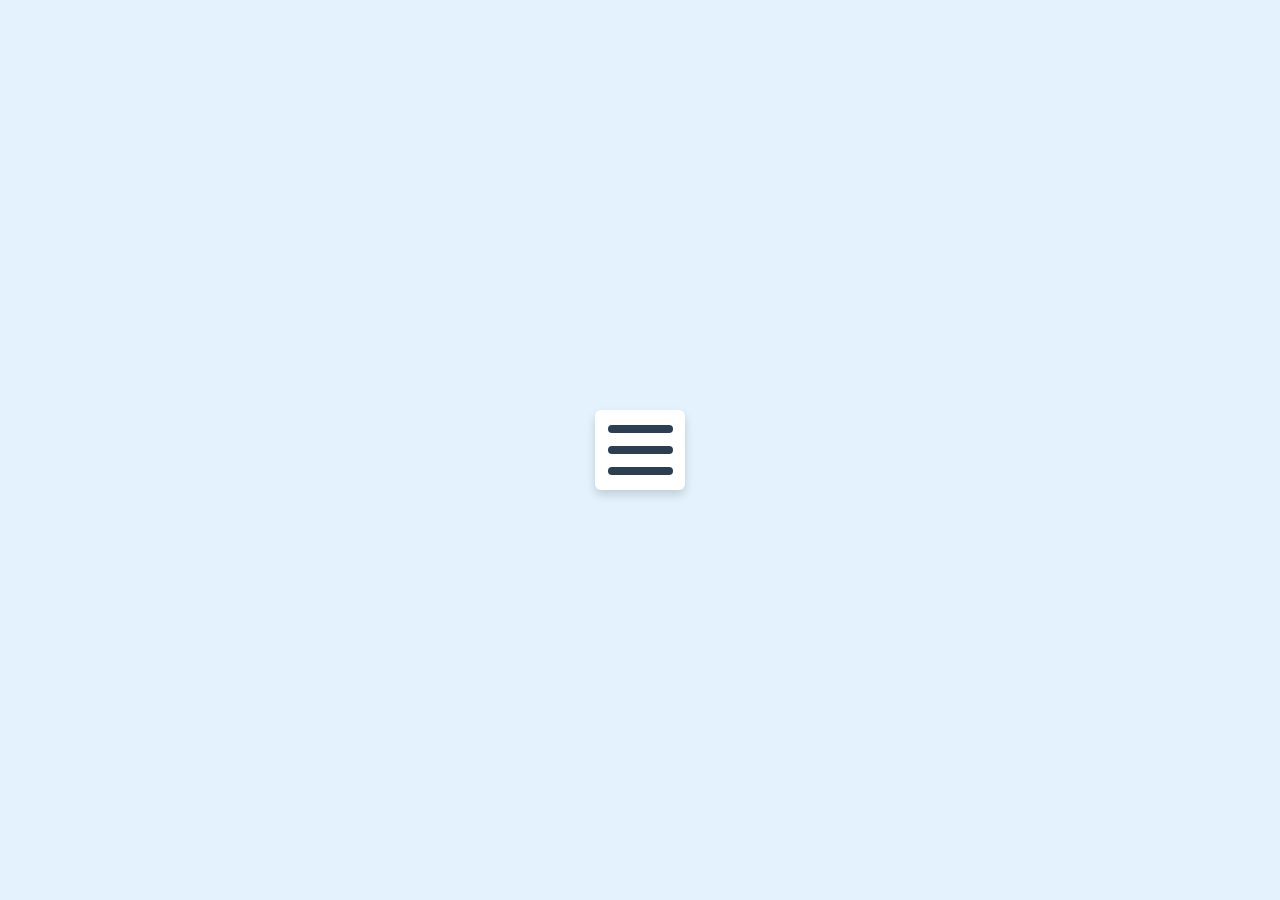
<file: 01_Hamburger_menu/index.html>
<!DOCTYPE html>
<html lang="ko">
<head>
    <meta charset="UTF-8">
    <meta http-equiv="X-UA-Compatible" content="IE=edge">
    <meta name="viewport" content="width=device-width, initial-scale=1.0">
    <link rel="stylesheet" href="index.css">
    <title>Humburger Menu</title>
</head>
<body>
    <div class="container">
        <div class="menu">
            <span class="line one"></span>
            <span class="line two"></span>
            <span class="line three"></span>
        </div>
    </div>
    <script src="./index.js"></script>
</body>
</html>
</file>
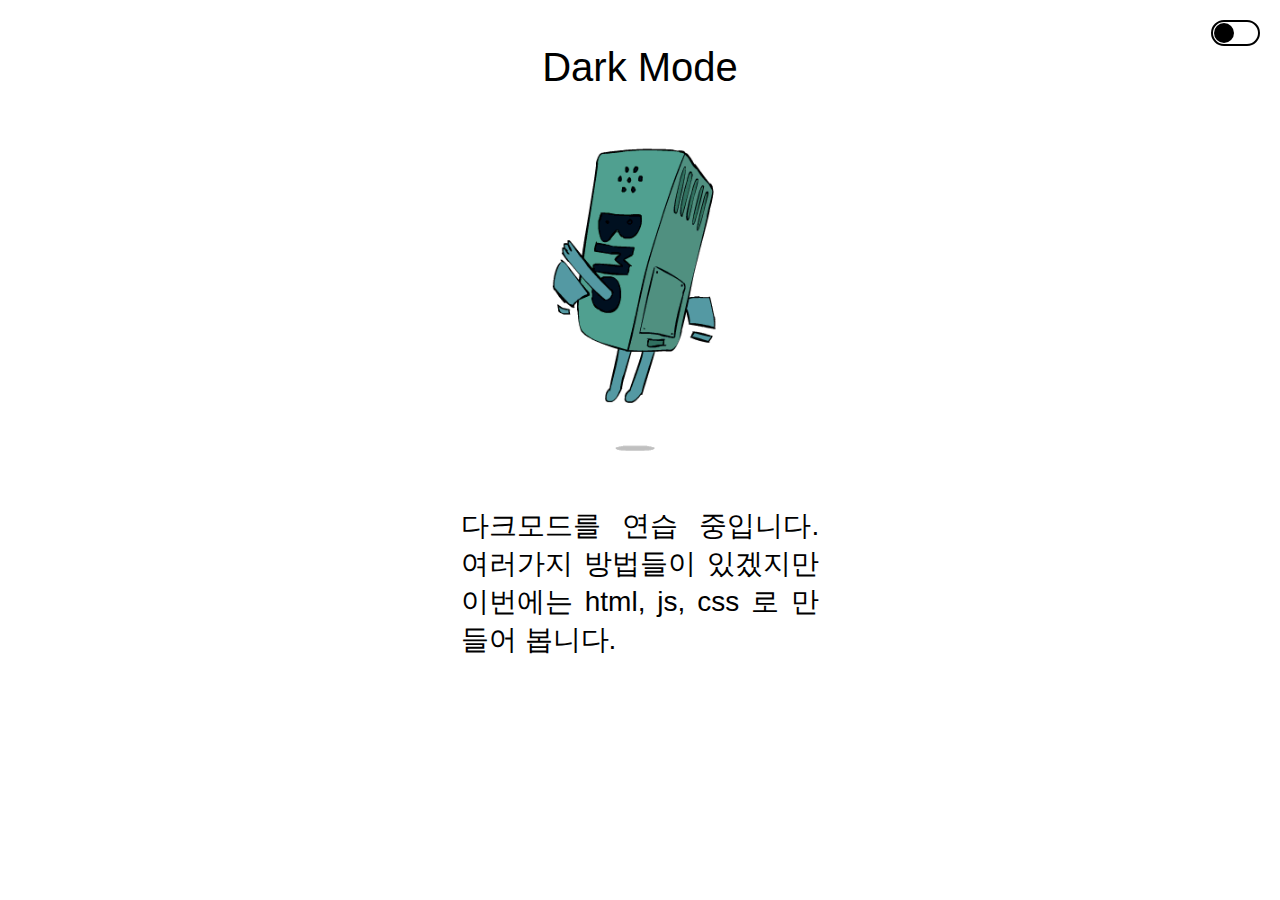
<file: 02_Dark_Mode/index.html>
<!DOCTYPE html>
<html lang="ko">
<head>
    <meta charset="UTF-8">
    <meta http-equiv="X-UA-Compatible" content="IE=edge">
    <meta name="viewport" content="width=device-width, initial-scale=1.0">
    <link rel="stylesheet" href="index.css">
    <title>Dark Mode</title>
</head>
<body>
<header>
    <label id="changeToDark"></label>
</header>
<main>
    <h1>Dark Mode</h1>
    <div id="response">
        <img src="./gameboy.gif" alt="gameboy"/>
         <p>다크모드를 연습 중입니다. 여러가지 방법들이 있겠지만 이번에는 html, js, css 로 만들어 봅니다.</p>
    </div>
</main>








    <script src="index.js"></script>
</body>
</html>
</file>
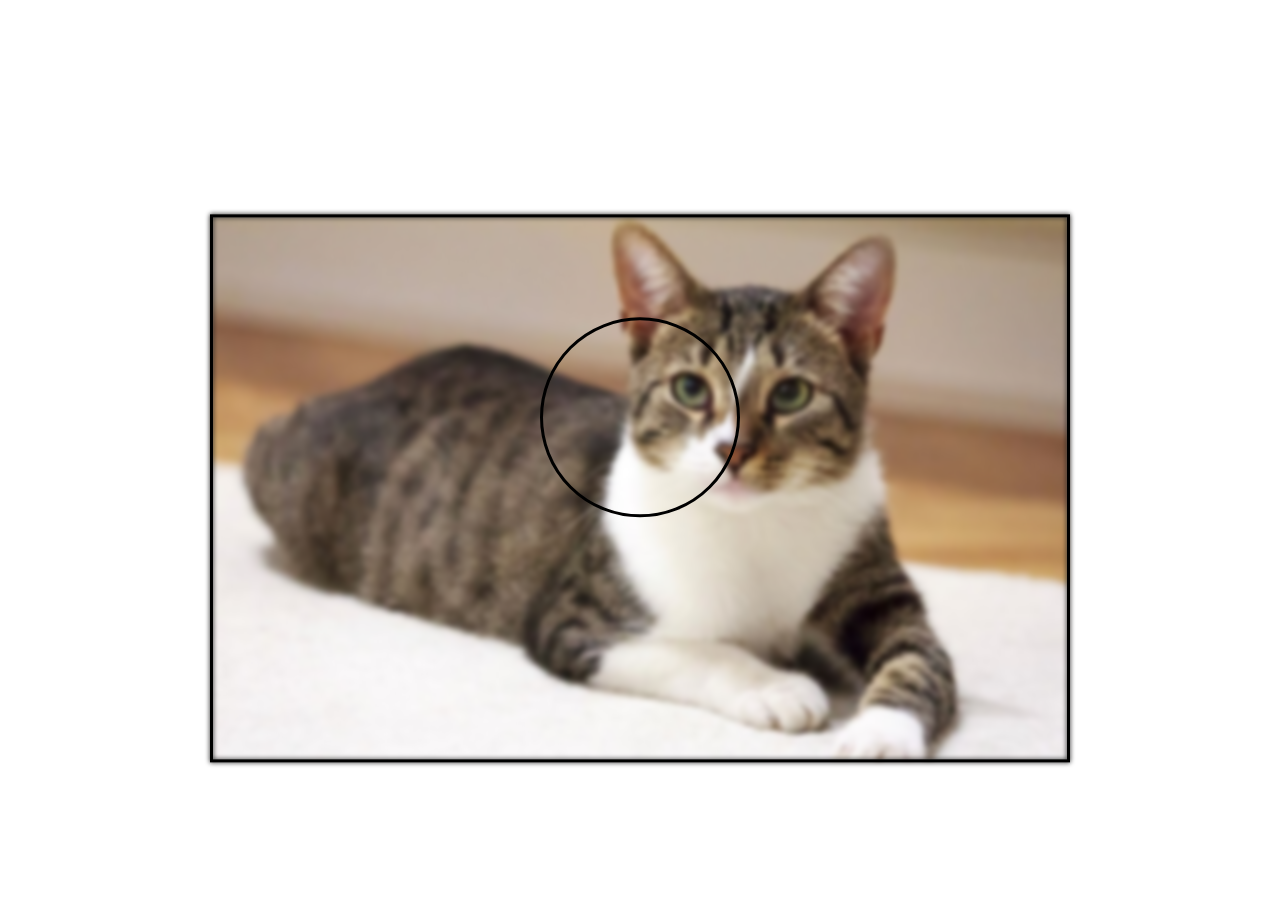
<file: 03_Image_Hover_blurLens/index.html>
<!DOCTYPE html>
<html lang="ko">
<head>
    <meta charset="UTF-8">
    <meta http-equiv="X-UA-Compatible" content="IE=edge">
    <meta name="viewport" content="width=device-width, initial-scale=1.0">
    <link rel="stylesheet" href="index.css">
    <title>Image_Hover_blurLens</title>
</head>
<body>
    <div id="img"></div>
    <div id="layer">
        <div 
        id="circle" 
        style="--x:200px; --y:200px;"></div>
    </div>
    <script src="index.js"></script>
</body>
</html>
</file>
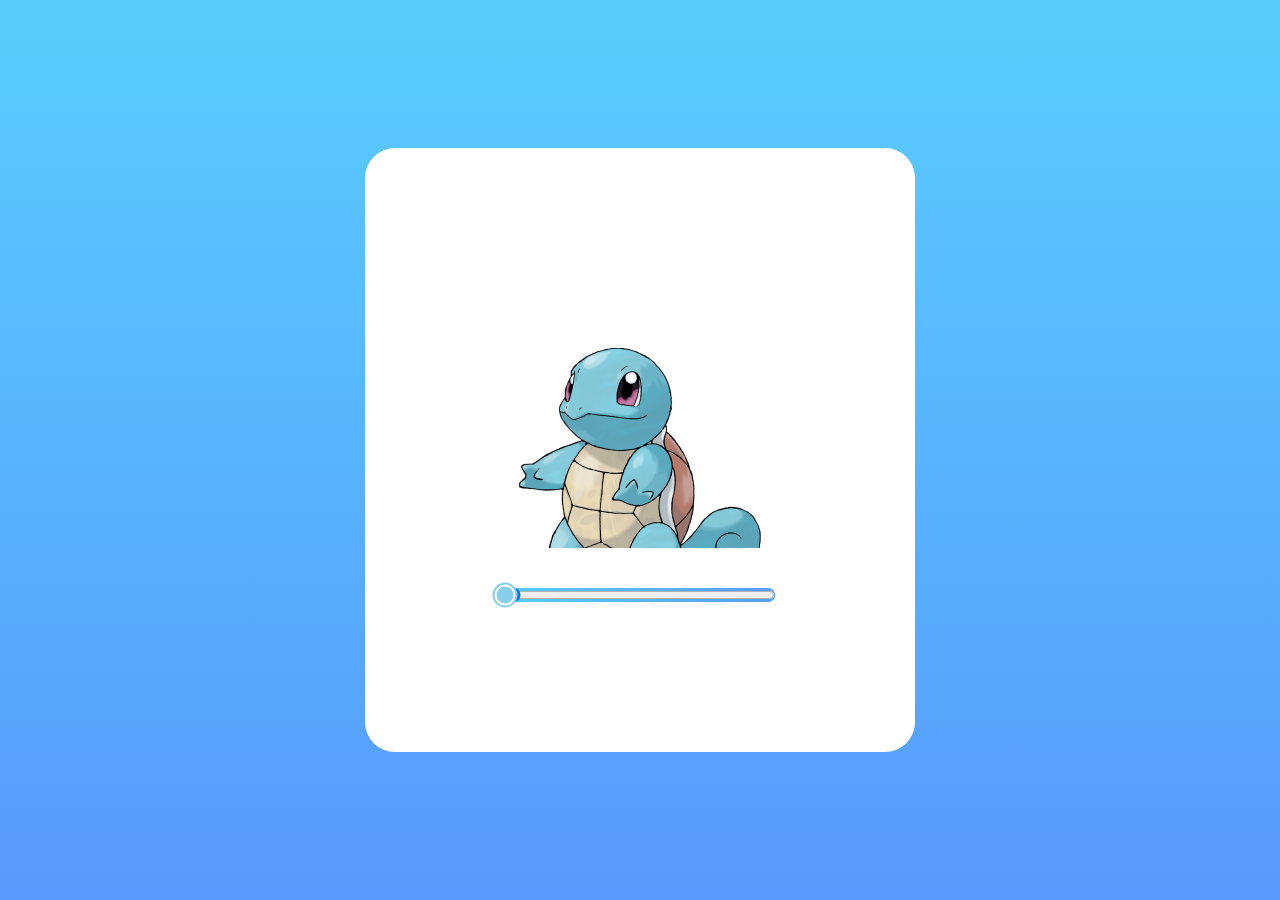
<file: 04_Custom_Slider/index.html>
<html lang="ko">
<head>
    <meta charset="UTF-8">
    <meta http-equiv="X-UA-Compatible" content="IE=edge">
    <meta name="viewport" content="width=device-width, initial-scale=1.0">
    <link rel="stylesheet" href="index.css">
    <title>Custom_Slider</title>
</head>
<body>
    <div class="wrapper">
        <div class="section">
            <div class="images">
                <li class="slide-icon"><img src="./Squirtle.png" alt=""/></li>
                <li><img src="./Wartortle.png" alt=""/></li>
                <li><img src="./Blastoise.png" alt=""/></li>
            </div>
        </div>
    <div class="slider">
        <!-- 랜지바 범위 설정 default :0-->
        <div class="thumb"><span></span></div>
        <div class="progress-bar"></div>
        <input type="range" min="0" max="100" value="0">
    </div>
</div>
<script src="index.js"></script>
</body>
</html>
</file>
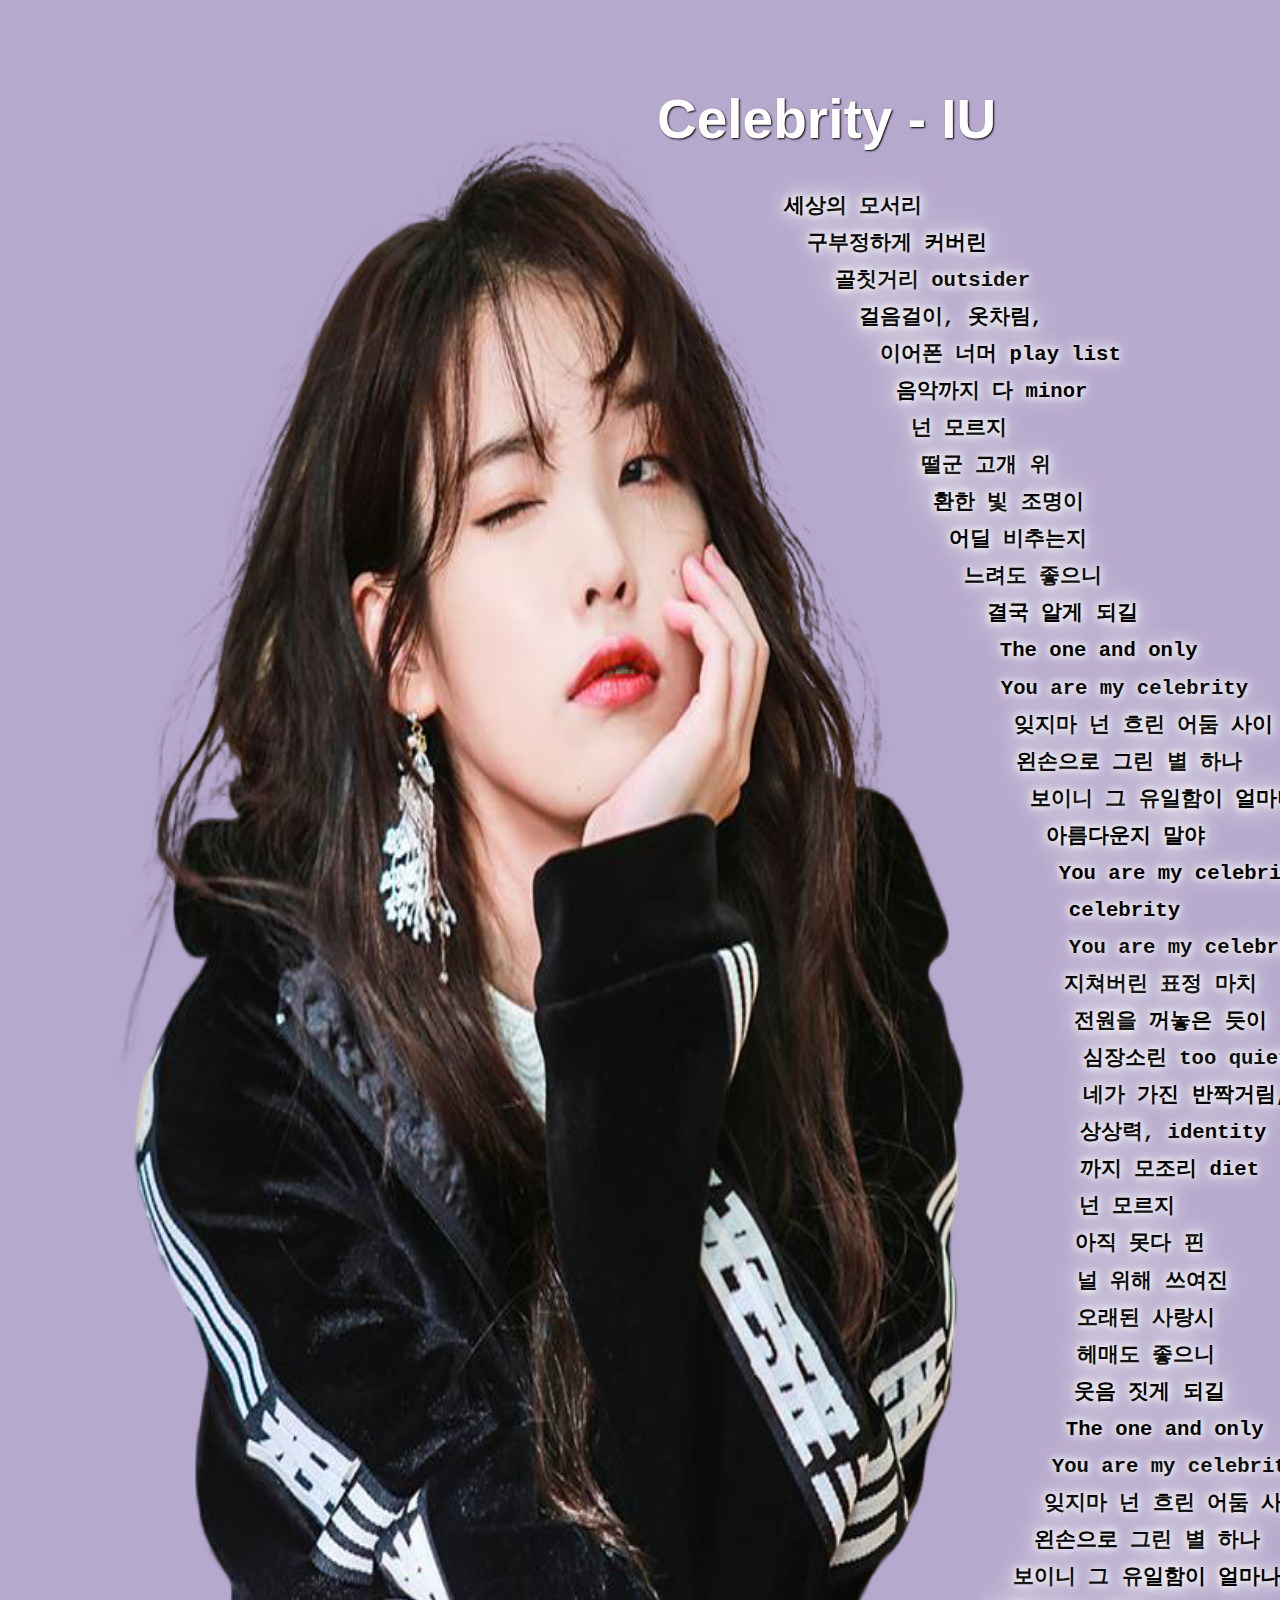
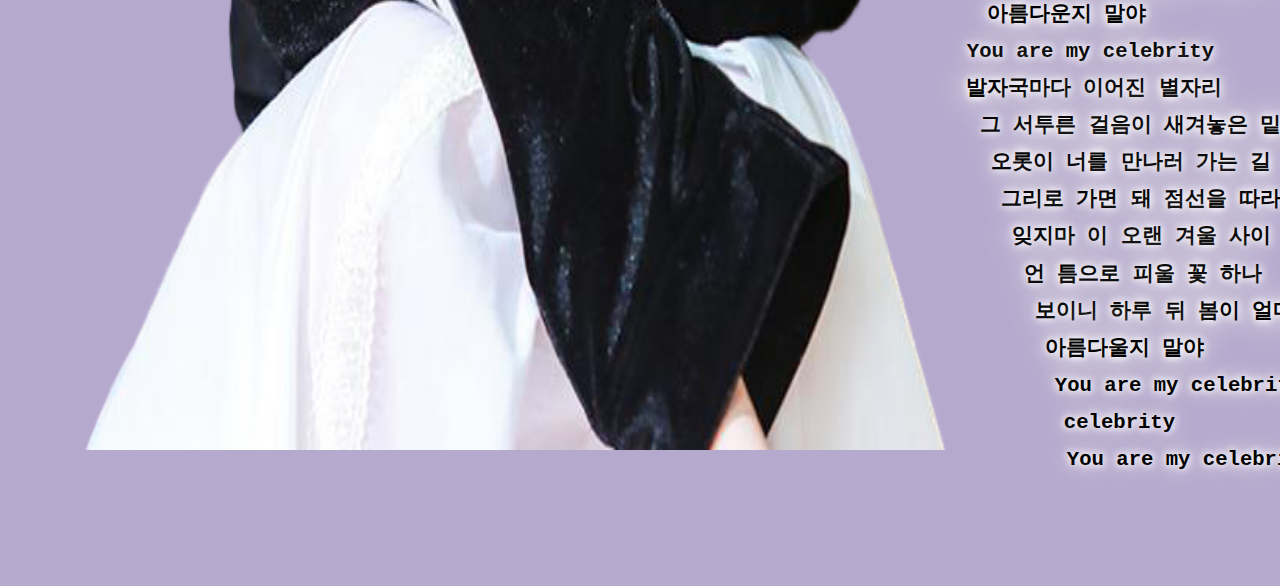
<file: 05.Shape_text_around_img/index.html>
<!DOCTYPE html>
<html lang="ko">
<head>
    <meta charset="UTF-8">
    <meta http-equiv="X-UA-Compatible" content="IE=edge">
    <meta name="viewport" content="width=device-width, initial-scale=1.0">
    <link rel="stylesheet" href="index.css">
    <title>Document</title>
</head>
<body>
    <div class="subtitle">
        <img src="./iu2.png" alt="iu" class="iu">
        
        <h1>Celebrity - IU</h1>
    <pre>
        세상의 모서리
        구부정하게 커버린
        골칫거리 outsider
        걸음걸이, 옷차림,
        이어폰 너머 play list
        음악까지 다 minor
        넌 모르지
        떨군 고개 위
        환한 빛 조명이
        어딜 비추는지
        느려도 좋으니
        결국 알게 되길
        The one and only
        You are my celebrity
        잊지마 넌 흐린 어둠 사이
        왼손으로 그린 별 하나
        보이니 그 유일함이 얼마나
        아름다운지 말야
        You are my celebrity
        celebrity
        You are my celebrity
        지쳐버린 표정 마치
        전원을 꺼놓은 듯이
        심장소린 too quiet
        네가 가진 반짝거림,
        상상력, identity
        까지 모조리 diet
        넌 모르지
        아직 못다 핀
        널 위해 쓰여진
        오래된 사랑시
        헤매도 좋으니
        웃음 짓게 되길
        The one and only
        You are my celebrity
        잊지마 넌 흐린 어둠 사이
        왼손으로 그린 별 하나
        보이니 그 유일함이 얼마나
        아름다운지 말야
        You are my celebrity
        발자국마다 이어진 별자리
        그 서투른 걸음이 새겨놓은 밑그림
        오롯이 너를 만나러 가는 길
        그리로 가면 돼 점선을 따라
        잊지마 이 오랜 겨울 사이
        언 틈으로 피울 꽃 하나
        보이니 하루 뒤 봄이 얼마나
        아름다울지 말야
        You are my celebrity
        celebrity
        You are my celebrity
    </pre>
    </div>
</body>
</html>
</file>
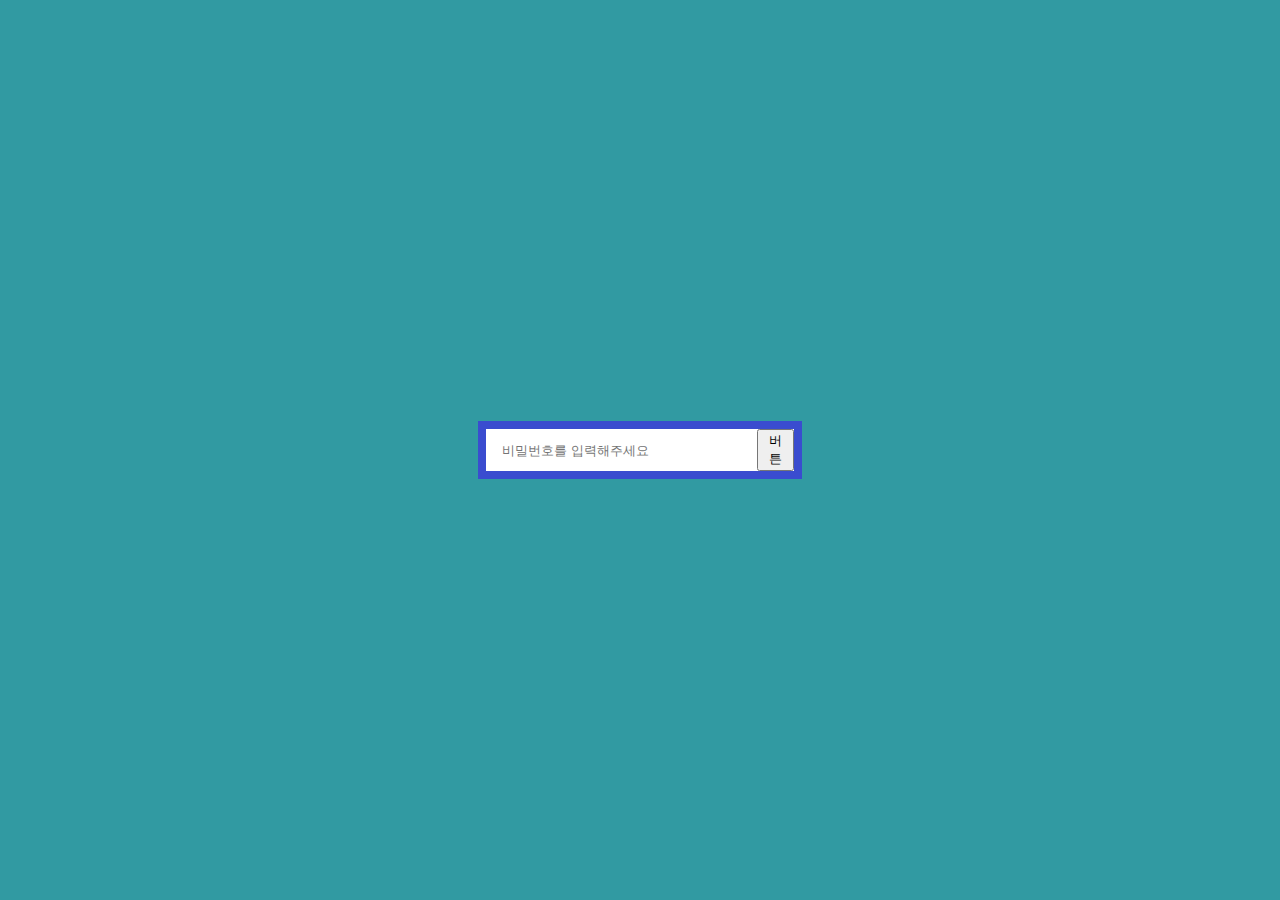
<file: 06.Password_toggle/index.html>
<!DOCTYPE html>
<html lang="ko">
<head>
    <meta charset="UTF-8">
    <meta http-equiv="X-UA-Compatible" content="IE=edge">
    <meta name="viewport" content="width=device-width, initial-scale=1.0">
    <link rel="stylesheet" href="index.css">
    <title>Password_Toggle</title>
</head>
<body>
    <div class="container">
       <input 
       type="password"
       name="password"
       placeholder="비밀번호를 입력해주세요"
       id="password"
       />
       <button>버튼</button>
    </div>
    <script src="./index.js"></script>
</body>
</html>
</file>
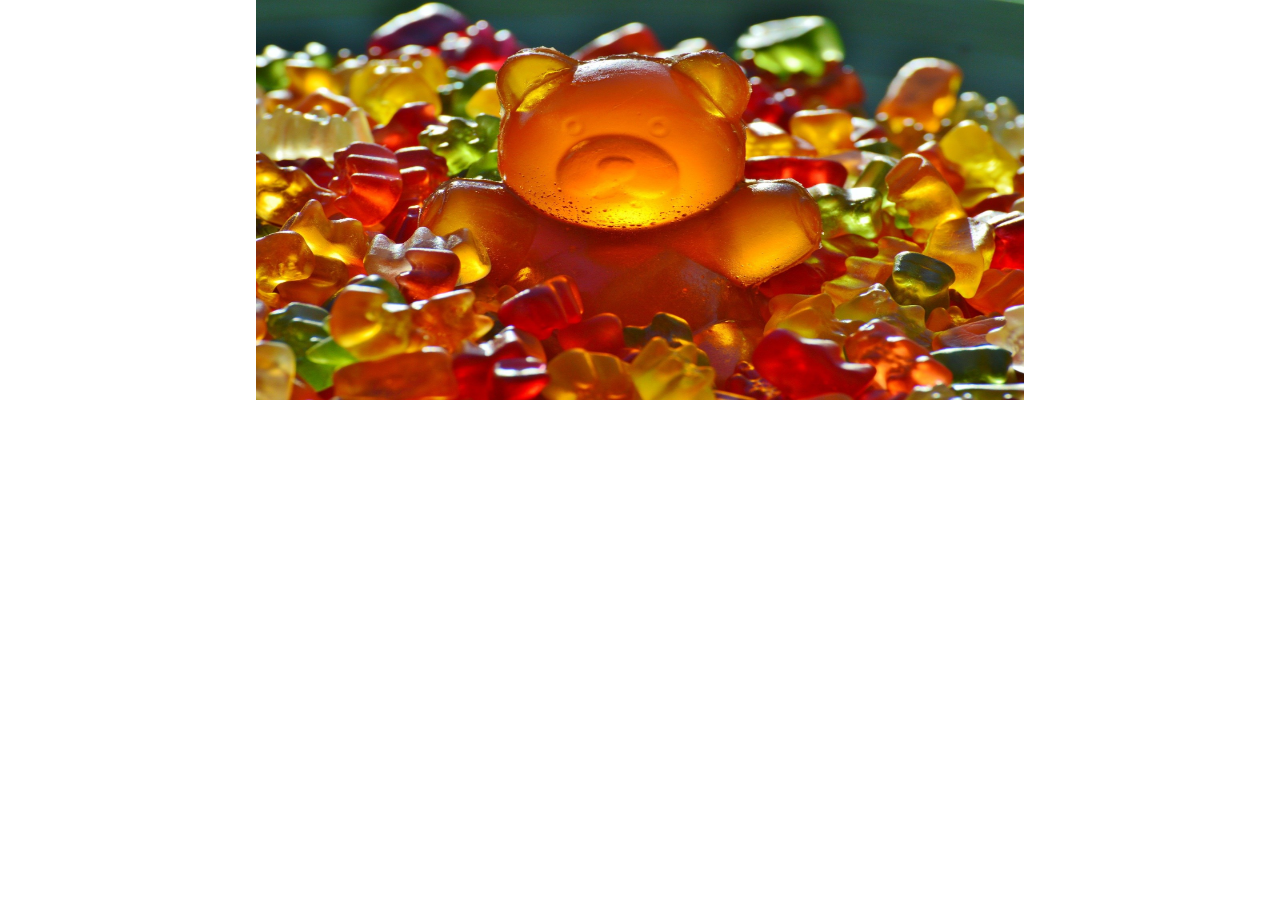
<file: 07.Infinife_slider/index.html>
<!DOCTYPE html>
<html lang="ko">
  <head>
    <meta charset="UTF-8" />
    <meta http-equiv="X-UA-Compatible" content="IE=edge" />
    <meta name="viewport" content="width=device-width, initial-scale=1.0" />
    <!--CDN 링크 -->
    <link
      href="https://cdnjs.cloudflare.com/ajax/libs/font-awesome/5.13.0/css/all.min.css"
      rel="stylesheet"
    />
    <link rel="stylesheet" href="./style.css" />
    <title>Infinite Slider</title>
  </head>
  <body>
    <div class="container">
      <div class="slides">
        <div class="slide">
          <img src="./images/bear.jpg" alt="gummy" />
          <div slide-content>
            <h1>첫번째</h1>
          </div>
        </div>
        <div class="slide">
          <img src="./images/cat1.jpg" alt="cat1" />
        </div>
        <div class="slide">
          <img src="./images/cat2.jpg" alt="cat2" />
        </div>
        <div class="slide">
          <img src="./images/dog1.jpg" alt="dog1" />
        </div>
        <div class="slide">
          <img src="./images/dog2.jpg" alt="dog2" />
        </div>
        <div class="slide">
          <img src="./images/tiger.jpg" alt="tiger" />
        </div>
      </div>
      <!-- 버튼 부분 -->
      <div class="slide-controls">
        <button id="prev-btn">
          <i class="fa-solid fa-circle-chevron-left"></i>
        </button>
        <button id="next-btn">
          <i class="fa-solid fa-circle-chevron-right"></i>
        </button>
      </div>
    </div>
    <script src="./index.js"></script>
  </body>
</html>
</file>
<file: 01_Hamburger_menu/index.css>
* {
  margin: 0;
  padding: 0;
  box-sizing: border-box;
}

body {
  height: 100vh;
  background-color: #e3f2fd;
}

.container {
  position: absolute;
  top: 50%;
  left: 50%;
  transform: translate(-50%, -50%);
  height: 80px;
  width: 90px;
  border-radius: 6px;
  background-color: #fff;
  box-shadow: 0 5px 10px rgba(0, 0, 0, 0.15);
  display: flex;
  align-items: center;
  justify-content: center;
  cursor: pointer;
  transition: all 0.4s linear;

  /* container 영역 벗어나는 순간 hidden */
  overflow: hidden;
}

.container .menu {
  position: relative;
  height: 100%;
  width: 65px;
  display: flex;
  align-items: center;
  justify-content: center;
}

/* 햄버거 라인 */

/* 라인 2 */
.menu .line {
  position: absolute;
  height: 8px;
  width: 100%;
  border-radius: 6px;
  background-color: #2c3e52;

  /* 클릭시 이벤트 속도 조절 */
  transition: all 0.4s linear;
}

/* 라인 1 */
.menu .line.one {
  top: 15px;
}

/* 라인 3 */
.menu .line.three {
  bottom: 15px;
}

.container.active {
  background-color: #2c3e52;
}

.container.active .line.one {
  top: 50%;
  /* 라인 1의 클릭시 이동 이벤트 */
  transform: translateY(-50%) rotate(45deg);
  background-color: #fff;
}

.container.active .line.two {
  left: -100%;
  /* 라인 2의 클릭시 이동 이벤트 */
  transform: translateY(-50%) rotate(45deg);
  /* 라인 날아가면서 사라지게 */
  opacity: 0;
  transition: all 0.3s linear;
}

.container.active .line.line.three {
  bottom: 50%;
  /* 라인 3의 클릭시 이동 이벤트 */
  /* x자 교차를 위해 라인 1과 반대로 위치 설정 */
  transform: translateY(50%) rotate(-45deg);
  background-color: #fff;
}

.menu .line.two {
  left: 0;
  opacity: 1;
}
</file>
<file: 02_Dark_Mode/index.css>
body {
  margin: 0;
  padding: 0;
  font-family: sans-serif;
}

main {
  margin: 5vh 36%;
}

h1 {
  font-size: 40px;
  font-weight: 400;
  text-align: center;
}

img {
  width: 100%;
  height: auto;
}

p {
  text-align: justify;
  font-size: 28px;
}

/* 다크모드로의 클릭 라벨 부분입니다. (버튼 등..)*/
label {
  position: absolute;
  width: 45px;
  height: 22px;
  right: 20px;
  top: 20px;
  border: 2px solid;
  border-radius: 20px;
}

label::before {
  position: absolute;
  content: "";
  width: 20px;
  height: 20px;
  left: 1px;
  top: 1px;
  border-radius: 50%;
  cursor: pointer;
  background: #000;
  transition: 0.4s;
}

label.active:before {
  left: 24px;
  background: white;
}

/* 다크 모드시 글자 색상에 영향을 줍니다. */
body.night {
  background: #000;
  color: white;
}
</file>
<file: 03_Image_Hover_blurLens/index.css>
* {
  margin: 0;
  padding: 0;
  box-sizing: border-box;
}

body {
  width: 100%;
  height: 100vh;
}

#img,
#layer {
  width: 860px;
  height: 548px;
  border: 3px solid #000;
  position: absolute;
  left: 50%;
  top: 50%;
  transform: translate(-50%, -43%);
  cursor: pointer;
}

#img {
  background-image: url(./cat.jpeg);
  background-repeat: no-repeat;
  background-size: cover;
  filter: blur(2.5px);
}

#circle {
  position: absolute;
  left: 50%;
  top: 0;
  width: 200px;
  height: 200px;
  border: 3px solid #000;
  border-radius: 50%;
  transform: translate(-50%, 50%);
  background-image: url(./cat.jpeg);
  background-repeat: no-repeat;
  background-size: 660px 448px;
  background-position: var(--x), var(--y);
}
</file>
<file: 04_Custom_Slider/index.css>
* {
  margin: 0;
  padding: 0;
  box-sizing: border-box;
}

body {
  display: flex;
  align-items: center;
  justify-content: center;
  min-height: 100vh;
  background: linear-gradient(#58cefd, #589afd);
}

.wrapper {
  background: white;
  padding: 150px 140px;
  border-radius: 30px;
  max-width: 550px;
  width: 100%;
  display: flex;
  align-items: center;
  flex-direction: column;
}

.wrapper .section {
  height: 250px;
  width: 250px;
  overflow: hidden;
}

.section .images {
  height: 500%;
  display: flex;
  flex-direction: column;
}

.section .images li {
  list-style: none;
  height: 20%;
  width: 100%;
  transition: all 0.3s ease;
}

li {
  margin-top: 20%;
}

.section .images li img {
  height: 100%;
  width: 100%;
}

.wrapper .slider {
  height: 14px;
  border-radius: 20px;
  width: 100%;
  background: skyblue;
  margin-top: 40px;
  position: relative;
}

.slider input {
  position: absolute;
  width: 100%;
  height: 100%;
  top: 0;
  outline: none;
  background: none;
}

.slider .progress-bar {
  height: 100%;
  width: 100%;
  background: linear-gradient(45deg, #58cefd, #589afd);
  border-radius: 50px;
}

.slider .thumb {
  height: 25px;
  width: 25px;
  background: skyblue;
  border-radius: 50%;
  position: absolute;
  top: 50%;
  left: 0;
  z-index: 1;
  transform: translate(-50%, -50%);
  padding: 2px;
  /* pointer-events: none; */
}

.slider .thumb span {
  display: block;
  height: 100%;
  width: 100%;
  border: 2px solid white;
  border-radius: 50%;
}
</file>
<file: 05.Shape_text_around_img/index.css>
body{
    padding: 0;
    margin: 0;
    font-size: 20px;
    font-family: sans-serif;
}




.subtitle{
    position: relative;
    padding: 50px;
    background-color: #b6a9ce;
    color: black;
    text-shadow: 
    0 0 7px #fff,
    0 0 10px #fff,
    0 0 21px #fff,
    0 0 42px #fff,
    0 0 82px #fff,
    0 0 92px #fff,
    0 0 102px #fff,
    0 0 151px #fff;

}

.subtitle h1{
    text-align: left;
    font-size: 55px;
    color:white;
    text-shadow: 1px 1px 2px black;
}

.subtitle pre{
    text-align: justify;
    font-size: 20.6px;
    line-height: 1.8;
    font-weight:700;
}

.subtitle .iu{
    width: 50em;
    height: 100em;
    float: left;
    shape-outside: url(iu2.png);
    margin-right: 40px;
    shape-margin: 20px;
}
</file>
<file: 07.Infinife_slider/style.css>
* {
  margin: 0;
  padding: 0;
  box-sizing: border-box;
}

.container {
  margin: 0 auto;
  width: 60%;
  height: 400px;
  position: relative;
  overflow: hidden;
}

/* 슬라이드 모양으로 (가로) 잡아주기 */
.slides {
  display: flex;
  height: 100%;
}

.slide {
  min-width: 100%;
  position: relative;
}

.slide img {
  width: 100%;
  height: 100%;
}

.slide-controls {
  position: absolute;
  top: 50%;
  left: 0%;
  transform: translateY(-50%);
  width: 100%;
  display: flex;
  justify-content: space-between;
  align-items: center;
}

.slide-content {
  position: absolute;
  top: 50%;
  left: 50%;
  transform: translateY(-50%);
  font-size: 60px;
  color: white;
}

#prev-btn,
#next-btn {
  cursor: pointer;
  background: transparent;
  font-size: 30px;
  border: none;
  padding: 10px;
  color: white;
  width: 100px;
  height: 40px;
}

#prev-btn:focus,
#next-btn:focus {
  outline: none;
}
</file>
<file: 06.Password_toggle/index.css>
/* http://meyerweb.com/eric/tools/css/reset/ 
   v2.0 | 20110126
   License: none (public domain)
*/

html, body, div, span, applet, object, iframe,
h1, h2, h3, h4, h5, h6, p, blockquote, pre,
a, abbr, acronym, address, big, cite, code,
del, dfn, em, img, ins, kbd, q, s, samp,
small, strike, strong, sub, sup, tt, var,
b, u, i, center,
dl, dt, dd, ol, ul, li,
fieldset, form, label, legend,
table, caption, tbody, tfoot, thead, tr, th, td,
article, aside, canvas, details, embed, 
figure, figcaption, footer, header, hgroup, 
menu, nav, output, ruby, section, summary,
time, mark, audio, video {
	margin: 0;
	padding: 0;
	border: 0;
	font-size: 100%;
	font: inherit;
	vertical-align: baseline;
}
/* HTML5 display-role reset for older browsers */
article, aside, details, figcaption, figure, 
footer, header, hgroup, menu, nav, section {
	display: block;
}
body {
	line-height: 1;
    background: rgb(49, 154, 162);
}
ol, ul {
	list-style: none;
}
blockquote, q {
	quotes: none;
}
blockquote:before, blockquote:after,
q:before, q:after {
	content: '';
	content: none;
}
table {
	border-collapse: collapse;
	border-spacing: 0;
}

.container{
    background: #fff;
    display: flex;
    align-items: center;
    position: absolute;
    left: 50%;
    top: 50%;
    width: 300px;
    transform: translate(-50%, -50%);
    padding: 0 0 0 0.5rem;
    justify-content: space-between;
    box-shadow: 0 0 0 0.5rem #3a4ccf;
}

.container input{
    width: 100%;
    outline: none;
    padding: 0.5rem;
    border: none;
}
</file>
